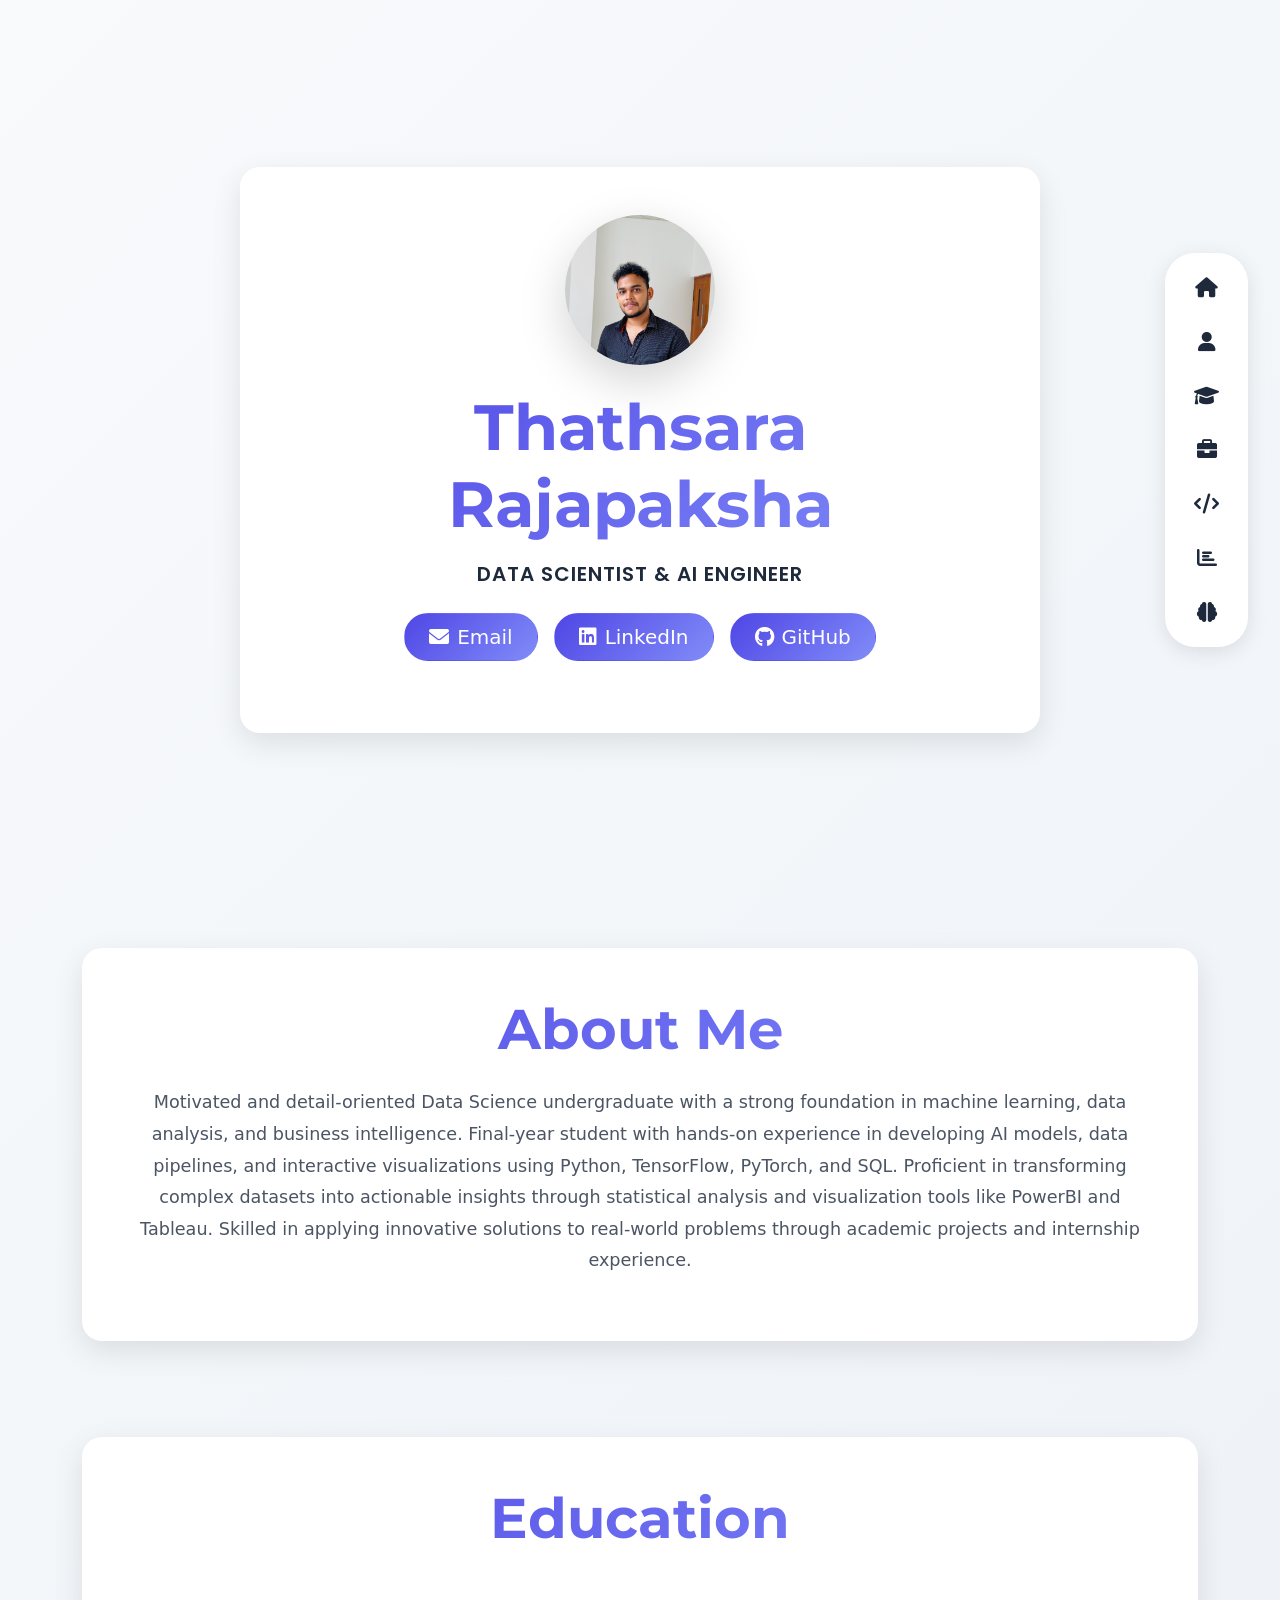
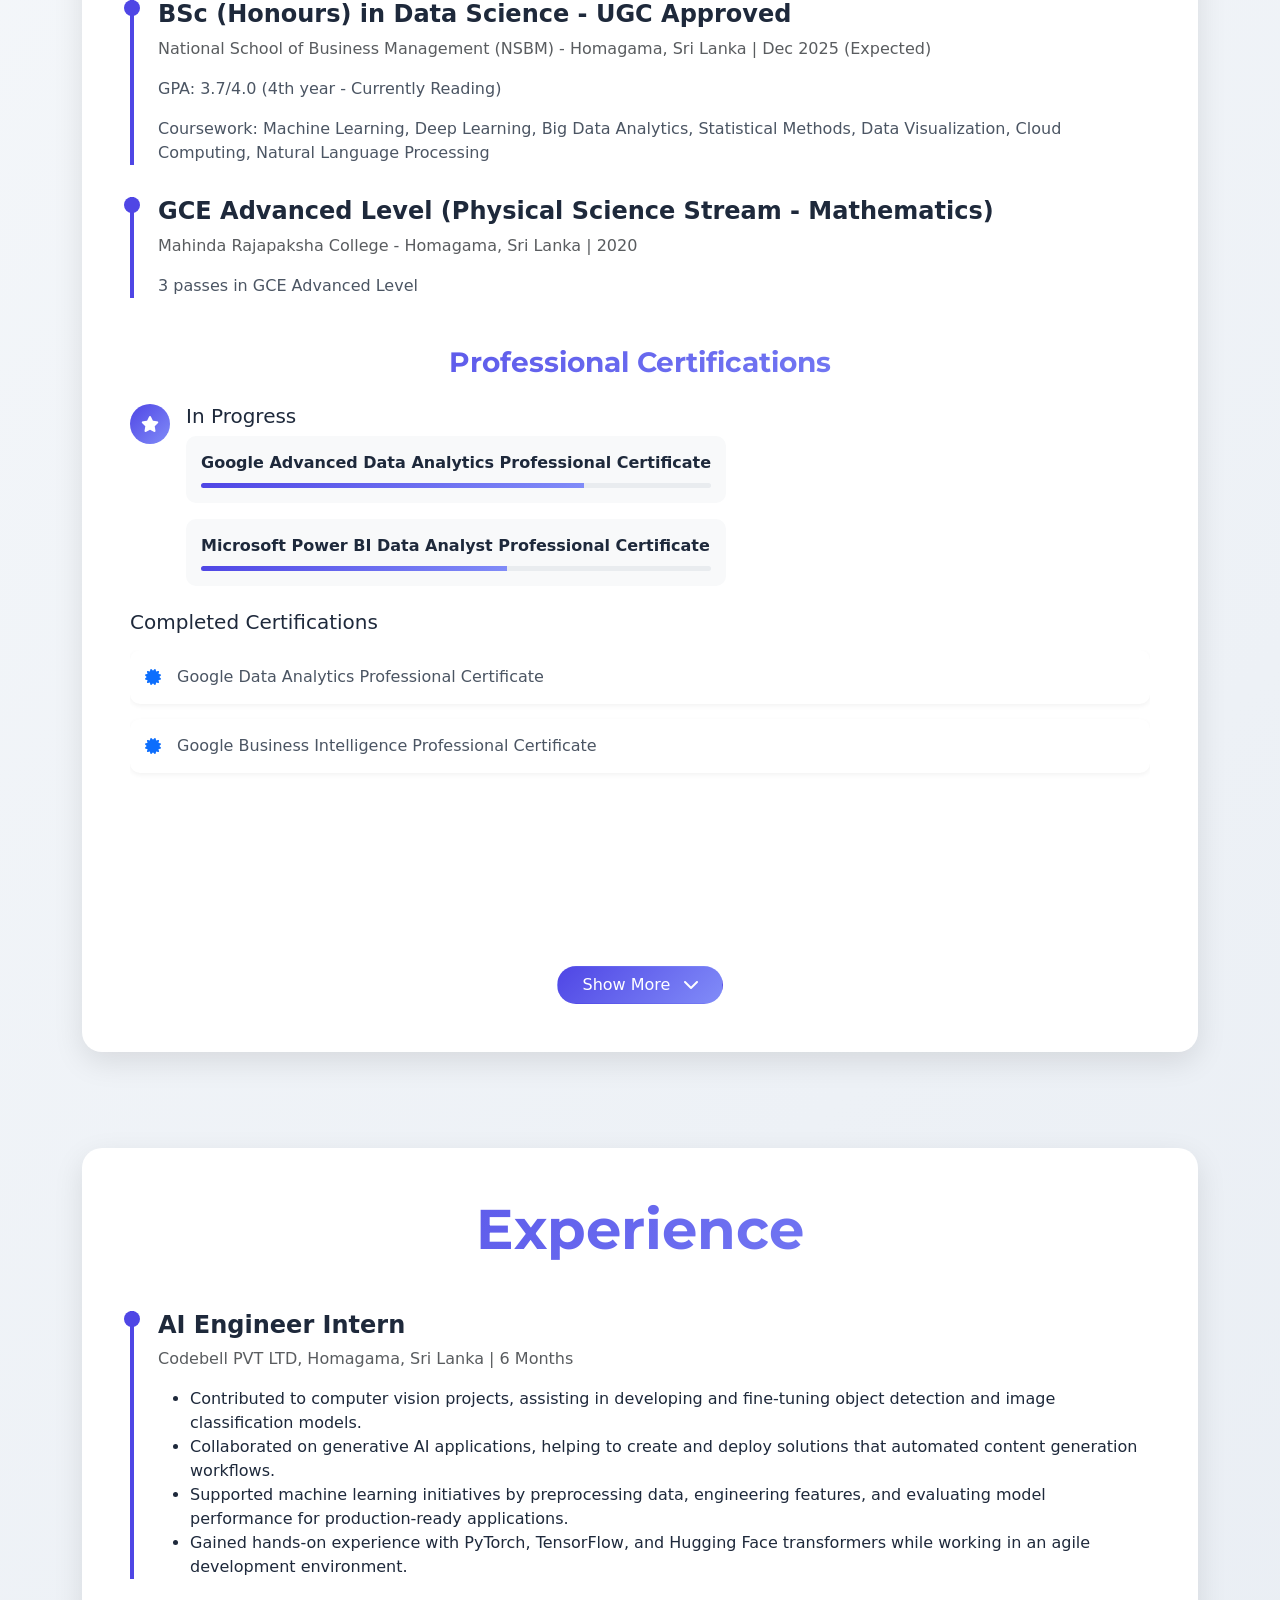
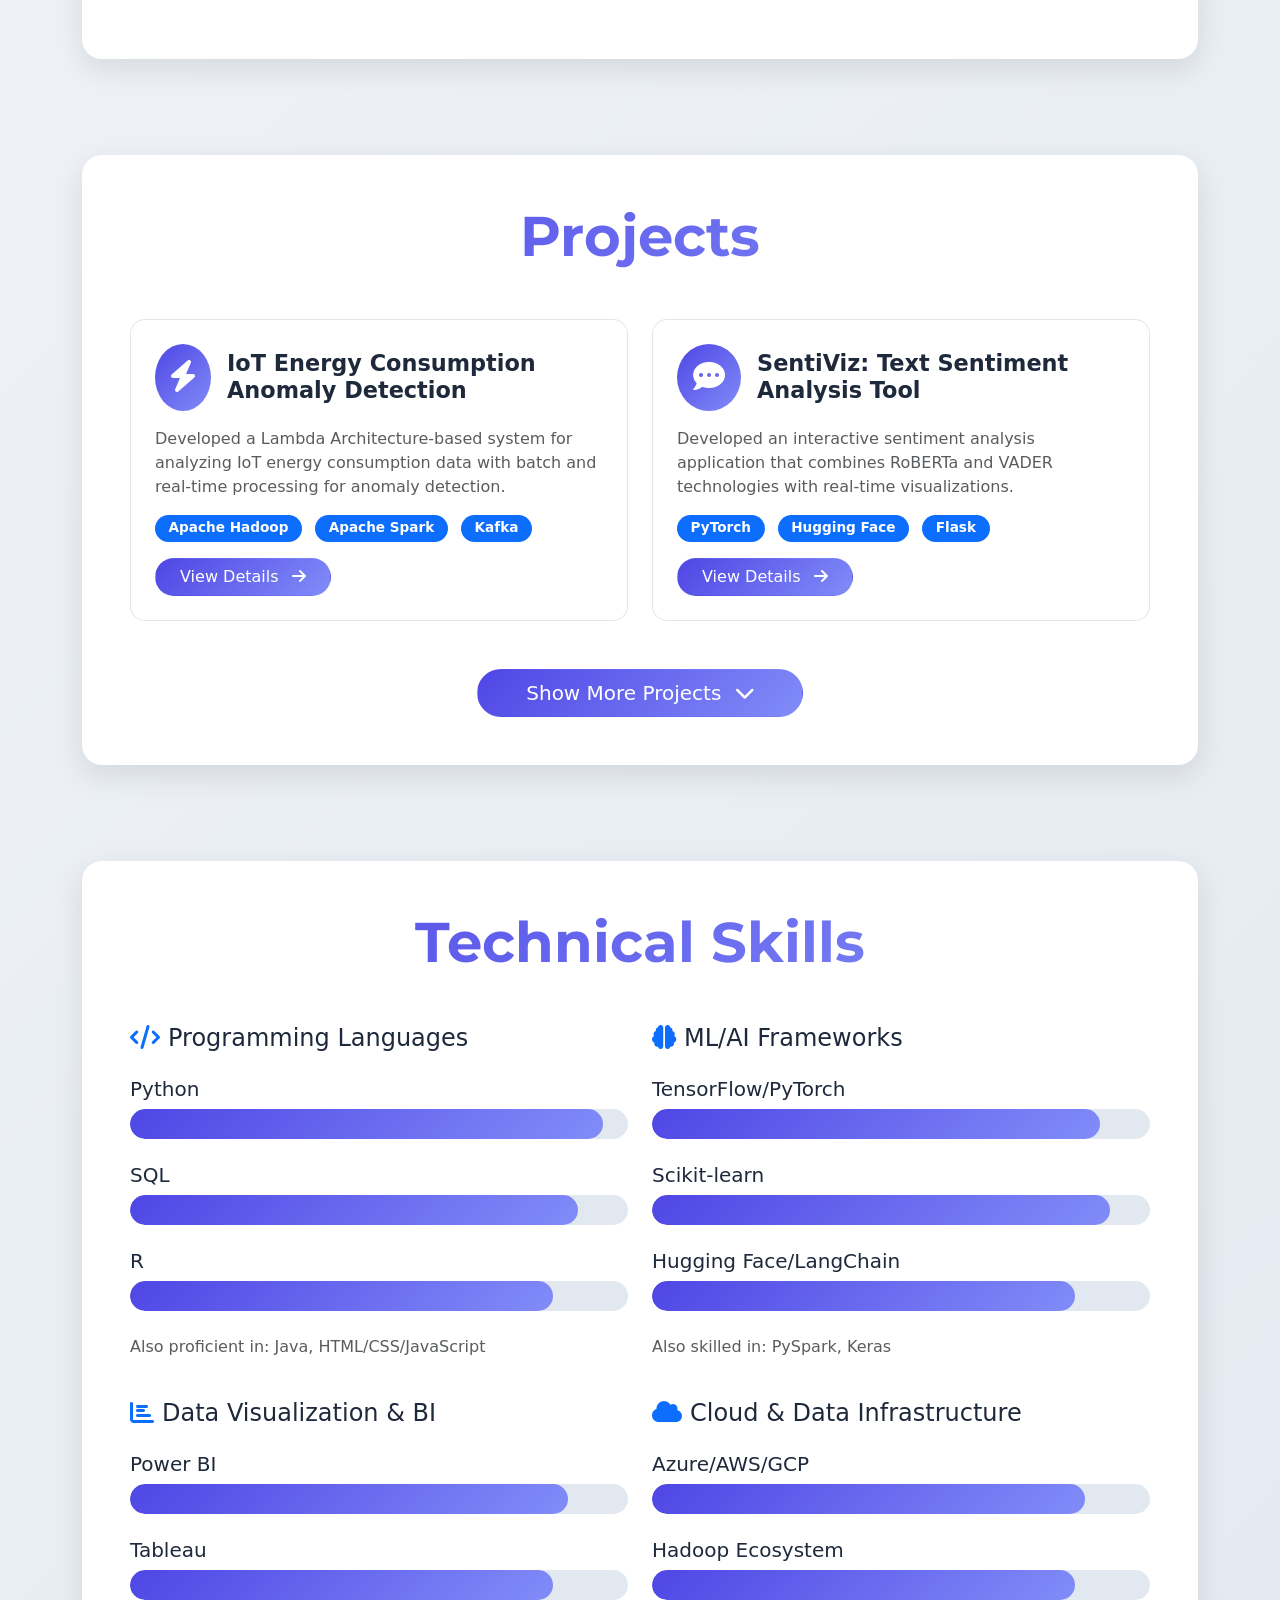
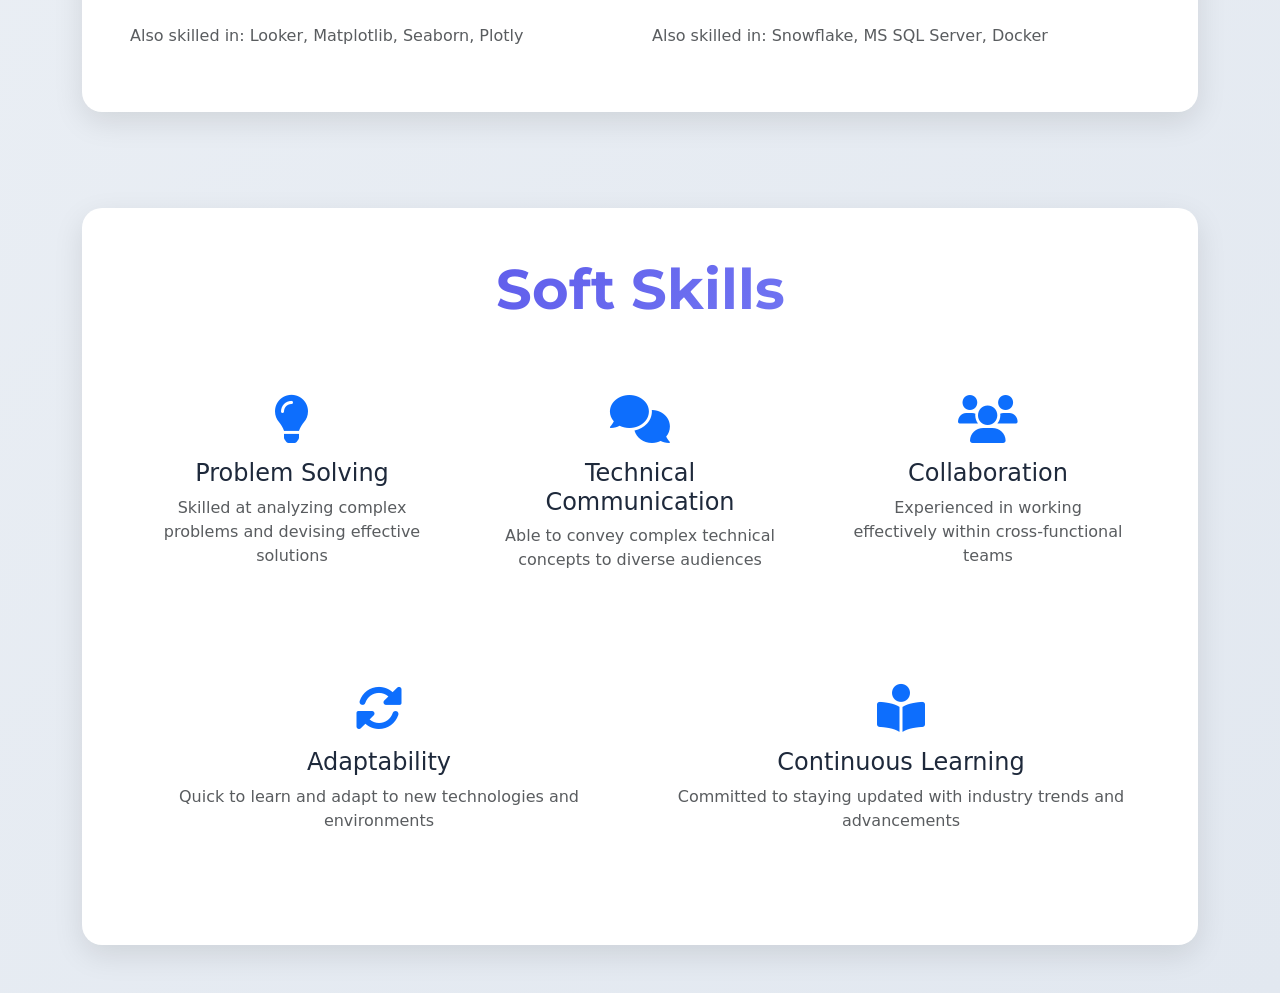
<file: final.html>
<!DOCTYPE html>
<html lang="en">
  <head>
    <meta charset="UTF-8" />
    <meta name="viewport" content="width=device-width, initial-scale=1.0" />
    <title>Thathsara Rajapaksha | Data Scientist</title>
    <link
      href="https://cdn.jsdelivr.net/npm/bootstrap@5.3.0/dist/css/bootstrap.min.css"
      rel="stylesheet"
    />
    <link
      href="https://cdnjs.cloudflare.com/ajax/libs/animate.css/4.1.1/animate.min.css"
      rel="stylesheet"
    />
    <link
      rel="stylesheet"
      href="https://cdnjs.cloudflare.com/ajax/libs/font-awesome/6.0.0/css/all.min.css"
    />
    <link
      href="https://fonts.googleapis.com/css2?family=Poppins:wght@400;500;600;700&family=Montserrat:wght@700;800;900&display=swap"
      rel="stylesheet"
    />

    <style>
      :root {
        --primary-color: #4f46e5;
        --secondary-color: #818cf8;
        --accent-color: #6366f1;
        --dark-color: #1e293b;
        --light-color: #f8fafc;
        --gradient-1: linear-gradient(135deg, #4f46e5 0%, #818cf8 100%);
        --gradient-2: linear-gradient(135deg, #6366f1 0%, #a5b4fc 100%);
      }

      body {
        background: linear-gradient(
          135deg,
          var(--light-color) 0%,
          #e2e8f0 100%
        );
        color: var(--dark-color);
        font-weight: 500;
      }

      .gradient-bg {
        background: var(--gradient-1);
      }

      .gradient-text {
        background: var(--gradient-1);
        -webkit-background-clip: text;
        -webkit-text-fill-color: transparent;
      }

      .lead.text-muted {
        font-weight: 500;
        color: #4b5563 !important; /* Darker shade for better readability */
        font-size: 1.1rem;
        line-height: 1.8;
      }

      /* Home section title enhancements */
      .hero-name {
        font-family: "Montserrat", sans-serif;
        font-weight: 800;
        letter-spacing: -0.5px;
        text-transform: none;
      }

      .hero-title {
        font-family: "Poppins", sans-serif;
        font-weight: 600;
        letter-spacing: 1px;
        text-transform: uppercase;
        font-size: 1.25rem;
      }

      /* Enhanced text for project cards */
      .project-card h3 {
        font-weight: 600;
        font-size: 1.4rem;
      }

      .project-card p {
        font-weight: 500;
        color: #4b5563;
      }

      /* Enhanced text for education cards */
      .education-card h4 {
        font-weight: 600;
      }

      .education-card p {
        font-weight: 500;
        color: #4b5563;
      }

      /* Enhanced text for skill sections */
      .skill-bar h5 {
        font-weight: 600;
      }

      /* Enhanced text for certification items */
      .cert-item p {
        font-weight: 500;
        color: #4b5563;
      }

      /* Enhanced section headers */
      .gradient-text {
        font-family: "Montserrat", sans-serif;
        font-weight: 700;
      }

      .section-card {
        background: white;
        border-radius: 20px;
        box-shadow: 0 10px 30px rgba(0, 0, 0, 0.1);
        transition: all 0.5s cubic-bezier(0.4, 0, 0.2, 1);
        opacity: 0;
        transform: translateY(30px);
        overflow: hidden;
      }

      .section-card.visible {
        opacity: 1;
        transform: translateY(0);
      }

      .section-card:hover {
        transform: translateY(-5px) scale(1.01);
        box-shadow: 0 20px 40px rgba(79, 70, 229, 0.15);
      }

      .project-card {
        background: white;
        border-radius: 15px;
        overflow: hidden;
        transition: all 0.5s cubic-bezier(0.4, 0, 0.2, 1);
        opacity: 0;
        transform: translateY(20px);
      }

      .project-card.visible {
        opacity: 1;
        transform: translateY(0);
      }

      .project-card:hover {
        transform: translateY(-10px) scale(1.02);
        box-shadow: 0 15px 30px rgba(79, 70, 229, 0.15);
      }

      .floating-nav {
        position: fixed;
        top: 50%;
        right: 2rem;
        transform: translateY(-50%);
        z-index: 1000;
        background: white;
        padding: 1rem;
        border-radius: 30px;
        box-shadow: 0 5px 20px rgba(0, 0, 0, 0.1);
        opacity: 0;
        animation: fadeIn 0.5s ease forwards 1s;
      }

      .floating-nav a {
        color: var(--dark-color);
        transition: all 0.3s;
        position: relative;
      }

      .floating-nav a:hover {
        color: var(--primary-color);
        transform: scale(1.1);
      }

      .skill-bar {
        height: 30px;
        border-radius: 15px;
        overflow: hidden;
        background: #e2e8f0;
        position: relative;
      }

      .skill-progress {
        height: 100%;
        background: var(--gradient-1);
        border-radius: 15px;
        width: 0;
        transition: width 1.5s cubic-bezier(0.4, 0, 0.2, 1);
      }

      .education-card {
        border-left: 4px solid var(--primary-color);
        padding-left: 1.5rem;
        margin-bottom: 2rem;
        position: relative;
        opacity: 0;
        transform: translateX(-20px);
        transition: all 0.5s cubic-bezier(0.4, 0, 0.2, 1);
      }

      .education-card.visible {
        opacity: 1;
        transform: translateX(0);
      }

      .education-card::before {
        content: "";
        position: absolute;
        left: -10px;
        top: 0;
        width: 16px;
        height: 16px;
        border-radius: 50%;
        background: var(--primary-color);
        transform: scale(0);
        transition: transform 0.3s ease;
      }

      .education-card.visible::before {
        transform: scale(1);
      }

      .soft-skill-card {
        background: white;
        padding: 1.5rem;
        border-radius: 15px;
        text-align: center;
        transition: all 0.5s cubic-bezier(0.4, 0, 0.2, 1);
        opacity: 0;
        transform: scale(0.9);
      }

      .soft-skill-card.visible {
        opacity: 1;
        transform: scale(1);
      }

      .soft-skill-card:hover {
        transform: translateY(-5px) scale(1.05);
        box-shadow: 0 10px 20px rgba(79, 70, 229, 0.1);
      }

      .profile-img {
        opacity: 0;
        transform: scale(0.8);
        transition: all 0.8s cubic-bezier(0.4, 0, 0.2, 1);
        width: 300px;
        height: 300px;
      }

      .profile-img.visible {
        opacity: 1;
        transform: scale(1);
      }

      .social-btn {
        opacity: 0;
        transform: translateY(20px);
        transition: all 0.5s cubic-bezier(0.4, 0, 0.2, 1);
      }

      .social-btn.visible {
        opacity: 1;
        transform: translateY(0);
      }

      .social-btn:hover {
        transform: translateY(-5px);
        box-shadow: 0 10px 20px rgba(79, 70, 229, 0.2);
      }

      @keyframes fadeIn {
        from {
          opacity: 0;
        }
        to {
          opacity: 1;
        }
      }

      .hidden-project {
        display: none;
        opacity: 0;
        transform: translateY(20px);
        transition: all 0.5s cubic-bezier(0.4, 0, 0.2, 1);
      }

      .hidden-project.show {
        display: block;
        opacity: 1;
        transform: translateY(0);
      }

      #showMoreBtn {
        transition: all 0.3s ease;
      }

      #showMoreBtn:hover {
        transform: translateY(-3px);
        box-shadow: 0 10px 20px rgba(79, 70, 229, 0.2);
      }
      .certification-card {
        background: #f8f9fa;
        border-radius: 10px;
        padding: 15px;
        transition: all 0.3s ease;
      }

      .certification-card:hover {
        transform: translateY(-3px);
        box-shadow: 0 5px 15px rgba(0, 0, 0, 0.1);
      }

      .certification-scroll {
        max-height: 300px;
        overflow: hidden;
        transition: max-height 0.5s ease-in-out;
      }

      .certification-scroll.expanded {
        max-height: 1000px;
      }

      .cert-item {
        opacity: 0;
        transform: translateY(20px);
        transition: all 0.3s ease;
        background: white;
        border-radius: 10px;
        padding: 15px;
        margin-bottom: 15px;
        box-shadow: 0 2px 5px rgba(0, 0, 0, 0.05);
      }

      .cert-item.visible {
        opacity: 1;
        transform: translateY(0);
      }

      .certification-badge {
        width: 40px;
        height: 40px;
        display: flex;
        align-items: center;
        justify-content: center;
      }
      .badge {
        font-size: 0.85rem;
        padding: 0.5em 1em;
        border-radius: 20px;
      }

      .project-card {
        border: 1px solid rgba(0, 0, 0, 0.1);
        transition: all 0.3s ease;
      }

      .project-card:hover {
        border-color: var(--primary-color);
      }
    </style>
  </head>
  <body>
    <!-- Floating Navigation -->
    <nav class="floating-nav">
      <div class="d-flex flex-column gap-3">
        <a href="#home" class="btn btn-link"
          ><i class="fas fa-home fa-lg"></i
        ></a>
        <a href="#about" class="btn btn-link"
          ><i class="fas fa-user fa-lg"></i
        ></a>
        <a href="#education" class="btn btn-link"
          ><i class="fas fa-graduation-cap fa-lg"></i
        ></a>
        <a href="#experience" class="btn btn-link"
          ><i class="fas fa-briefcase fa-lg"></i
        ></a>
        <a href="#projects" class="btn btn-link"
          ><i class="fas fa-code fa-lg"></i
        ></a>
        <a href="#skills" class="btn btn-link"
          ><i class="fas fa-chart-bar fa-lg"></i
        ></a>
        <a href="#soft-skills" class="btn btn-link"
          ><i class="fas fa-brain fa-lg"></i
        ></a>
      </div>
    </nav>

    <!-- Hero Section -->
    <section id="home" class="min-vh-100 d-flex align-items-center">
      <div class="container text-center">
        <div class="section-card p-5 mx-auto" style="max-width: 800px">
          <img
            src="images/image.jpg"
            alt="Profile"
            class="rounded-circle mb-4 shadow-lg profile-img"
            style="width: 150px; height: 150px; object-fit: cover"
          />
          <h1
            class="display-3 fw-bold mb-3 gradient-text animate__animated animate__fadeInUp animate__delay-1s"
          >
            Thathsara Rajapaksha
          </h1>
          <p
            class="hero-title mb-4 animate__animated animate__fadeInUp animate__delay-1s"
          >
            Data Scientist & AI Engineer
          </p>
          <div class="d-flex justify-content-center gap-3 mb-4">
            <a
              href="mailto:ntratofficial@gmail.com"
              class="btn social-btn gradient-bg text-white btn-lg rounded-pill px-4"
            >
              <i class="fas fa-envelope me-2"></i>Email
            </a>
            <a
              href="https://linkedin.com/in/thathsara-rajapaksha-834bb2257"
              class="btn social-btn gradient-bg text-white btn-lg rounded-pill px-4"
            >
              <i class="fab fa-linkedin me-2"></i>LinkedIn
            </a>
            <a
              href="https://github.com/NTRajapaksha"
              class="btn social-btn gradient-bg text-white btn-lg rounded-pill px-4"
            >
              <i class="fab fa-github me-2"></i>GitHub
            </a>
          </div>
        </div>
      </div>
    </section>

    <!-- About Section -->
    <section id="about" class="py-5">
      <div class="container">
        <div class="section-card p-5 animate-on-scroll">
          <h2 class="text-center mb-4 display-4 fw-bold gradient-text">
            About Me
          </h2>
          <p class="lead text-muted text-center">
            Motivated and detail-oriented Data Science undergraduate with a
            strong foundation in machine learning, data analysis, and business
            intelligence. Final-year student with hands-on experience in
            developing AI models, data pipelines, and interactive visualizations
            using Python, TensorFlow, PyTorch, and SQL. Proficient in
            transforming complex datasets into actionable insights through
            statistical analysis and visualization tools like PowerBI and
            Tableau. Skilled in applying innovative solutions to real-world
            problems through academic projects and internship experience.
          </p>
        </div>
      </div>
    </section>

    <!-- Education Section -->
    <section id="education" class="py-5">
      <div class="container">
        <div class="section-card p-5 animate-on-scroll">
          <h2 class="text-center mb-5 display-4 fw-bold gradient-text">
            Education
          </h2>

          <!-- Main Education -->
          <div class="education-card">
            <h4>BSc (Honours) in Data Science - UGC Approved</h4>
            <p class="text-muted">
              National School of Business Management (NSBM) - Homagama, Sri
              Lanka | Dec 2025 (Expected)
            </p>
            <p>GPA: 3.7/4.0 (4th year - Currently Reading)</p>
            <p>
              Coursework: Machine Learning, Deep Learning, Big Data Analytics,
              Statistical Methods, Data Visualization, Cloud Computing, Natural
              Language Processing
            </p>
          </div>

          <div class="education-card">
            <h4>GCE Advanced Level (Physical Science Stream - Mathematics)</h4>
            <p class="text-muted">
              Mahinda Rajapaksha College - Homagama, Sri Lanka | 2020
            </p>
            <p>3 passes in GCE Advanced Level</p>
          </div>

          <!-- Professional Certifications -->
          <div class="mt-5">
            <h3 class="text-center mb-4 gradient-text">
              Professional Certifications
            </h3>
            <div class="certification-carousel">
              <div class="certification-container" id="certContainer">
                <!-- Active Certifications -->
                <div class="certification-active mb-4">
                  <div class="d-flex align-items-start">
                    <div
                      class="certification-badge gradient-bg rounded-circle p-3 me-3"
                    >
                      <i class="fas fa-star text-white"></i>
                    </div>
                    <div>
                      <h5 class="mb-2">In Progress</h5>
                      <div class="certification-card active">
                        <p class="mb-2">
                          <strong
                            >Google Advanced Data Analytics Professional
                            Certificate</strong
                          >
                        </p>
                        <div class="progress" style="height: 5px">
                          <div
                            class="progress-bar gradient-bg"
                            style="width: 75%"
                          ></div>
                        </div>
                      </div>
                      <div class="certification-card active mt-3">
                        <p class="mb-2">
                          <strong
                            >Microsoft Power BI Data Analyst Professional
                            Certificate</strong
                          >
                        </p>
                        <div class="progress" style="height: 5px">
                          <div
                            class="progress-bar gradient-bg"
                            style="width: 60%"
                          ></div>
                        </div>
                      </div>
                    </div>
                  </div>
                </div>

                <!-- Completed Certifications Carousel -->
                <div class="certification-completed">
                  <h5 class="mb-3">Completed Certifications</h5>
                  <div class="certification-scroll" id="certScroll">
                    <!-- Individual certs will be populated here -->
                  </div>
                  <div class="text-center mt-3">
                    <button
                      id="showMoreCerts"
                      class="btn gradient-bg text-white rounded-pill px-4"
                    >
                      Show More <i class="fas fa-chevron-down ms-2"></i>
                    </button>
                  </div>
                </div>
              </div>
            </div>
          </div>
        </div>
      </div>
    </section>

    <!-- Experience Section -->
    <section id="experience" class="py-5">
      <div class="container">
        <div class="section-card p-5 animate-on-scroll">
          <h2 class="text-center mb-5 display-4 fw-bold gradient-text">
            Experience
          </h2>

          <div class="education-card">
            <h4>AI Engineer Intern</h4>
            <p class="text-muted">Codebell PVT LTD, Homagama, Sri Lanka | 6 Months</p>
            <ul>
              <li>
                Contributed to computer vision projects, assisting in developing
                and fine-tuning object detection and image classification
                models.
              </li>
              <li>
                Collaborated on generative AI applications, helping to create
                and deploy solutions that automated content generation
                workflows.
              </li>
              <li>
                Supported machine learning initiatives by preprocessing data,
                engineering features, and evaluating model performance for
                production-ready applications.
              </li>
              <li>
                Gained hands-on experience with PyTorch, TensorFlow, and Hugging
                Face transformers while working in an agile development
                environment.
              </li>
            </ul>
          </div>
        </div>
      </div>
    </section>

    <!-- Projects Section -->
    <section id="projects" class="py-5">
      <div class="container">
        <div class="section-card p-5 animate-on-scroll">
          <h2 class="text-center mb-5 display-4 fw-bold gradient-text">
            Projects
          </h2>
          <div class="row" id="projectsContainer">
            <!-- IoT Energy Consumption Project -->
            <div class="col-md-6 mb-4">
              <div class="project-card p-4">
                <div class="d-flex align-items-center mb-3">
                  <div class="gradient-bg rounded-circle p-3 me-3">
                    <i class="fas fa-bolt text-white fa-2x"></i>
                  </div>
                  <h3 class="mb-0">IoT Energy Consumption Anomaly Detection</h3>
                </div>
                <p class="text-muted">
                  Developed a Lambda Architecture-based system for analyzing IoT
                  energy consumption data with batch and real-time processing
                  for anomaly detection.
                </p>
                <div class="mb-3">
                  <span class="badge bg-primary me-2">Apache Hadoop</span>
                  <span class="badge bg-primary me-2">Apache Spark</span>
                  <span class="badge bg-primary">Kafka</span>
                </div>
                <a
                  href="https://github.com/NTRajapaksha/iot-lambda"
                  class="btn gradient-bg text-white rounded-pill px-4"
                >
                  View Details <i class="fas fa-arrow-right ms-2"></i>
                </a>
              </div>
            </div>

            <!-- SentiViz Project -->
            <div class="col-md-6 mb-4">
              <div class="project-card p-4">
                <div class="d-flex align-items-center mb-3">
                  <div class="gradient-bg rounded-circle p-3 me-3">
                    <i class="fas fa-comment-dots text-white fa-2x"></i>
                  </div>
                  <h3 class="mb-0">SentiViz: Text Sentiment Analysis Tool</h3>
                </div>
                <p class="text-muted">
                  Developed an interactive sentiment analysis application that
                  combines RoBERTa and VADER technologies with real-time
                  visualizations.
                </p>
                <div class="mb-3">
                  <span class="badge bg-primary me-2">PyTorch</span>
                  <span class="badge bg-primary me-2">Hugging Face</span>
                  <span class="badge bg-primary">Flask</span>
                </div>
                <a
                  href="https://github.com/NTRajapaksha/Project-SentiViz"
                  class="btn gradient-bg text-white rounded-pill px-4"
                >
                  View Details <i class="fas fa-arrow-right ms-2"></i>
                </a>
              </div>
            </div>

            <!-- Initially Hidden Projects -->
            <div class="col-md-6 mb-4 hidden-project">
                <div class="project-card p-4">
                  <div class="d-flex align-items-center mb-3">
                    <div class="gradient-bg rounded-circle p-3 me-3">
                      <i class="fas fa-brain text-white fa-2x"></i>
                    </div>
                    <h3 class="mb-0">Binary Image Classification</h3>
                  </div>
                  <p class="text-muted">
                    Utilizing transfer learning with MobileNetV2/VGG16
                    architectures to identify brain tumors in MRI scans.
                  </p>
                  <div class="mb-3">
                    <span class="badge bg-primary me-2">TensorFlow</span>
                    <span class="badge bg-primary me-2">Transfer Learning</span>
                    <span class="badge bg-primary">Computer Vision</span>
                  </div>
                  <a
                    href="https://github.com/NTRajapaksha/transferlearning"
                    class="btn gradient-bg text-white rounded-pill px-4"
                  >
                    View Details <i class="fas fa-arrow-right ms-2"></i>
                  </a>
                </div>
              </div>

            <div class="col-md-6 mb-4 hidden-project">
              <div class="project-card p-4">
                <div class="d-flex align-items-center mb-3">
                  <div class="gradient-bg rounded-circle p-3 me-3">
                    <i class="fas fa-home text-white fa-2x"></i>
                  </div>
                  <h3 class="mb-0">Colombo Apartments Pricing Analysis</h3>
                </div>
                <p class="text-muted">
                  Conducted comprehensive exploratory data analysis on Colombo's
                  rental apartment market, analyzing 250+ property listings.
                </p>
                <div class="mb-3">
                  <span class="badge bg-primary me-2">Python</span>
                  <span class="badge bg-primary me-2">Pandas</span>
                  <span class="badge bg-primary">Matplotlib</span>
                </div>
                <a
                  href="https://github.com/subhanu-dev/Real-Estate-Analysis"
                  class="btn gradient-bg text-white rounded-pill px-4"
                >
                  View Details <i class="fas fa-arrow-right ms-2"></i>
                </a>
              </div>
            </div>

            <div class="col-md-6 mb-4 hidden-project">
                <div class="project-card p-4">
                  <div class="d-flex align-items-center mb-3">
                    <div class="gradient-bg rounded-circle p-3 me-3">
                      <i class="fas fa-hotel text-white fa-2x"></i>
                    </div>
                    <h3 class="mb-0">Booking Cancellation Analytics</h3>
                  </div>
                  <p class="text-muted">
                    Analyzed 27,500 booking records to identify patterns in
                    cancellations and no-shows, optimizing revenue and resource
                    planning.
                  </p>
                  <div class="mb-3">
                    <span class="badge bg-primary me-2">Predictive Modeling</span>
                    <span class="badge bg-primary me-2">Data Analysis</span>
                    <span class="badge bg-primary">Customer Segmentation</span>
                  </div>
                  <a
                    href="https://github.com/subhanu-dev/Hotel-reservation"
                    class="btn gradient-bg text-white rounded-pill px-4"
                  >
                    View Details <i class="fas fa-arrow-right ms-2"></i>
                  </a>
                </div>
              </div>

            <!-- New Projects - Added to Hidden Projects -->
            <div class="col-md-6 mb-4 hidden-project">
                <div class="project-card p-4">
                  <div class="d-flex align-items-center mb-3">
                    <div class="gradient-bg rounded-circle p-3 me-3">
                      <i class="fas fa-chart-line text-white fa-2x"></i>
                    </div>
                    <h3 class="mb-0">Revenue Forecasting Tool</h3>
                  </div>
                  <p class="text-muted">
                    Developed and deployed a Streamlit-based web application that
                    uses LSTM models to predict stock prices for multiple brands.
                  </p>
                  <div class="mb-3">
                    <span class="badge bg-primary me-2">Python</span>
                    <span class="badge bg-primary me-2">Streamlit</span>
                    <span class="badge bg-primary">LSTM</span>
                  </div>
                  <a
                    href="https://github.com/NTRajapaksha/stock-Closing-Price-Prediction"
                    class="btn gradient-bg text-white rounded-pill px-4"
                  >
                    View Details <i class="fas fa-arrow-right ms-2"></i>
                  </a>
                </div>
              </div>

            <div class="col-md-6 mb-4 hidden-project">
              <div class="project-card p-4">
                <div class="d-flex align-items-center mb-3">
                  <div class="gradient-bg rounded-circle p-3 me-3">
                    <i class="fas fa-file-alt text-white fa-2x"></i>
                  </div>
                  <h3 class="mb-0">Smart ATS Resume Optimizer</h3>
                </div>
                <p class="text-muted">
                  User-friendly web application using Streamlit and Google's
                  Generative AI to enhance resume quality across different
                  experience levels.
                </p>
                <div class="mb-3">
                  <span class="badge bg-primary me-2">Streamlit</span>
                  <span class="badge bg-primary me-2">Generative AI</span>
                  <span class="badge bg-primary">NLP</span>
                </div>
                <a
                  href="https://github.com/NTRajapaksha/Smart-ATS"
                  class="btn gradient-bg text-white rounded-pill px-4"
                >
                  View Details <i class="fas fa-arrow-right ms-2"></i>
                </a>
              </div>
            </div>

            <div class="col-md-6 mb-4 hidden-project">
                <div class="project-card p-4">
                  <div class="d-flex align-items-center mb-3">
                    <div class="gradient-bg rounded-circle p-3 me-3">
                      <i class="fas fa-comment-dots text-white fa-2x"></i>
                    </div>
                    <h3 class="mb-0">Amazon Sentiment Analysis</h3>
                  </div>
                  <p class="text-muted">
                    Analyzing user reviews from Amazon to determine sentiment
                    towards products using pre-trained BERT model.
                  </p>
                  <div class="mb-3">
                    <span class="badge bg-primary me-2">BERT</span>
                    <span class="badge bg-primary me-2">NLP</span>
                    <span class="badge bg-primary">Hugging Face</span>
                  </div>
                  <a
                    href="https://github.com/NTRajapaksha/SentimentAnalysis"
                    class="btn gradient-bg text-white rounded-pill px-4"
                  >
                    View Details <i class="fas fa-arrow-right ms-2"></i>
                  </a>
                </div>
              </div>
  

            <div class="col-md-6 mb-4 hidden-project">
              <div class="project-card p-4">
                <div class="d-flex align-items-center mb-3">
                  <div class="gradient-bg rounded-circle p-3 me-3">
                    <i class="fas fa-users-slash text-white fa-2x"></i>
                  </div>
                  <h3 class="mb-0">Customer Churn Prediction</h3>
                </div>
                <p class="text-muted">
                  Predicts customer churn using XGBoost, Random Forest, and
                  Logistic Regression with hyperparameter tuning.
                </p>
                <div class="mb-3">
                  <span class="badge bg-primary me-2">XGBoost</span>
                  <span class="badge bg-primary me-2">Random Forest</span>
                  <span class="badge bg-primary">Hyperparameter Tuning</span>
                </div>
                <a
                  href="https://github.com/NTRajapaksha/Churn-Prediction"
                  class="btn gradient-bg text-white rounded-pill px-4"
                >
                  View Details <i class="fas fa-arrow-right ms-2"></i>
                </a>
              </div>
            </div>

            <div class="col-md-6 mb-4 hidden-project">
                <div class="project-card p-4">
                  <div class="d-flex align-items-center mb-3">
                    <div class="gradient-bg rounded-circle p-3 me-3">
                      <i class="fas fa-chart-bar text-white fa-2x"></i>
                    </div>
                    <h3 class="mb-0">Business Decision-Making Dashboard</h3>
                  </div>
                  <p class="text-muted">
                    Translated business requirements into interactive dashboards
                    for real-time tracking of key performance indicators (KPIs).
                  </p>
                  <div class="mb-3">
                    <span class="badge bg-primary me-2">Power BI</span>
                    <span class="badge bg-primary me-2">Tableau</span>
                    <span class="badge bg-primary">Data Visualization</span>
                  </div>
                  <a
                    href="https://github.com/NTRajapaksha/Data-Visualizaton"
                    class="btn gradient-bg text-white rounded-pill px-4"
                  >
                    View Details <i class="fas fa-arrow-right ms-2"></i>
                  </a>
                </div>
              </div>

            <div class="col-md-6 mb-4 hidden-project">
              <div class="project-card p-4">
                <div class="d-flex align-items-center mb-3">
                  <div class="gradient-bg rounded-circle p-3 me-3">
                    <i class="fas fa-user-tag text-white fa-2x"></i>
                  </div>
                  <h3 class="mb-0">Customer Segmentation</h3>
                </div>
                <p class="text-muted">
                  A model that uses KMeans algorithm for customer segmentation
                  by implementing the Elbow method.
                </p>
                <div class="mb-3">
                  <span class="badge bg-primary me-2">KMeans</span>
                  <span class="badge bg-primary me-2">Clustering</span>
                  <span class="badge bg-primary">Elbow Method</span>
                </div>
                <a
                  href="https://github.com/NTRajapaksha/Customer-Segmentation"
                  class="btn gradient-bg text-white rounded-pill px-4"
                >
                  View Details <i class="fas fa-arrow-right ms-2"></i>
                </a>
              </div>
            </div>
          </div>

          <div class="text-center mt-4">
            <button
              id="showMoreBtn"
              class="btn btn-lg gradient-bg text-white rounded-pill px-5"
            >
              Show More Projects <i class="fas fa-chevron-down ms-2"></i>
            </button>
          </div>
        </div>
      </div>
    </section>

    <!-- Technical Skills Section -->
    <section id="skills" class="py-5">
      <div class="container">
        <div class="section-card p-5 animate-on-scroll">
          <h2 class="text-center mb-5 display-4 fw-bold gradient-text">
            Technical Skills
          </h2>
          <div class="row g-4">
            <!-- Programming -->
            <div class="col-md-6">
              <h4 class="mb-4">
                <i class="fas fa-code text-primary me-2"></i>Programming
                Languages
              </h4>
              <div class="d-flex align-items-center mb-4">
                <div class="flex-grow-1">
                  <h5>Python</h5>
                  <div class="skill-bar">
                    <div class="skill-progress" style="width: 95%"></div>
                  </div>
                </div>
              </div>
              <div class="d-flex align-items-center mb-4">
                <div class="flex-grow-1">
                  <h5>SQL</h5>
                  <div class="skill-bar">
                    <div class="skill-progress" style="width: 90%"></div>
                  </div>
                </div>
              </div>
              <div class="d-flex align-items-center mb-4">
                <div class="flex-grow-1">
                  <h5>R</h5>
                  <div class="skill-bar">
                    <div class="skill-progress" style="width: 85%"></div>
                  </div>
                </div>
              </div>
              <p class="text-muted">
                Also proficient in: Java, HTML/CSS/JavaScript
              </p>
            </div>

            <!-- ML/AI Frameworks -->
            <div class="col-md-6">
              <h4 class="mb-4">
                <i class="fas fa-brain text-primary me-2"></i>ML/AI Frameworks
              </h4>
              <div class="d-flex align-items-center mb-4">
                <div class="flex-grow-1">
                  <h5>TensorFlow/PyTorch</h5>
                  <div class="skill-bar">
                    <div class="skill-progress" style="width: 90%"></div>
                  </div>
                </div>
              </div>
              <div class="d-flex align-items-center mb-4">
                <div class="flex-grow-1">
                  <h5>Scikit-learn</h5>
                  <div class="skill-bar">
                    <div class="skill-progress" style="width: 92%"></div>
                  </div>
                </div>
              </div>
              <div class="d-flex align-items-center mb-4">
                <div class="flex-grow-1">
                  <h5>Hugging Face/LangChain</h5>
                  <div class="skill-bar">
                    <div class="skill-progress" style="width: 85%"></div>
                  </div>
                </div>
              </div>
              <p class="text-muted">Also skilled in: PySpark, Keras</p>
            </div>

            <!-- Data Visualization -->
            <div class="col-md-6">
              <h4 class="mb-4">
                <i class="fas fa-chart-bar text-primary me-2"></i>Data
                Visualization & BI
              </h4>
              <div class="d-flex align-items-center mb-4">
                <div class="flex-grow-1">
                  <h5>Power BI</h5>
                  <div class="skill-bar">
                    <div class="skill-progress" style="width: 88%"></div>
                  </div>
                </div>
              </div>
              <div class="d-flex align-items-center mb-4">
                <div class="flex-grow-1">
                  <h5>Tableau</h5>
                  <div class="skill-bar">
                    <div class="skill-progress" style="width: 85%"></div>
                  </div>
                </div>
              </div>
              <p class="text-muted">
                Also skilled in: Looker, Matplotlib, Seaborn, Plotly
              </p>
            </div>

            <!-- Cloud and Data Infrastructure -->
            <div class="col-md-6">
              <h4 class="mb-4">
                <i class="fas fa-cloud text-primary me-2"></i>Cloud & Data
                Infrastructure
              </h4>
              <div class="d-flex align-items-center mb-4">
                <div class="flex-grow-1">
                  <h5>Azure/AWS/GCP</h5>
                  <div class="skill-bar">
                    <div class="skill-progress" style="width: 87%"></div>
                  </div>
                </div>
              </div>
              <div class="d-flex align-items-center mb-4">
                <div class="flex-grow-1">
                  <h5>Hadoop Ecosystem</h5>
                  <div class="skill-bar">
                    <div class="skill-progress" style="width: 85%"></div>
                  </div>
                </div>
              </div>
              <p class="text-muted">
                Also skilled in: Snowflake, MS SQL Server, Docker
              </p>
            </div>
          </div>
        </div>
      </div>
    </section>

    <!-- Soft Skills Section -->
    <section id="soft-skills" class="py-5">
      <div class="container">
        <div class="section-card p-5 animate-on-scroll">
          <h2 class="text-center mb-5 display-4 fw-bold gradient-text">
            Soft Skills
          </h2>
          <div class="row g-4">
            <div class="col-md-4 mb-4">
              <div class="soft-skill-card">
                <i class="fas fa-lightbulb fa-3x mb-3 text-primary"></i>
                <h4>Problem Solving</h4>
                <p class="text-muted">
                  Skilled at analyzing complex problems and devising effective
                  solutions
                </p>
              </div>
            </div>

            <div class="col-md-4 mb-4">
              <div class="soft-skill-card">
                <i class="fas fa-comments fa-3x mb-3 text-primary"></i>
                <h4>Technical Communication</h4>
                <p class="text-muted">
                  Able to convey complex technical concepts to diverse audiences
                </p>
              </div>
            </div>

            <div class="col-md-4 mb-4">
              <div class="soft-skill-card">
                <i class="fas fa-users fa-3x mb-3 text-primary"></i>
                <h4>Collaboration</h4>
                <p class="text-muted">
                  Experienced in working effectively within cross-functional
                  teams
                </p>
              </div>
            </div>

            <div class="col-md-6 mb-4">
              <div class="soft-skill-card">
                <i class="fas fa-sync-alt fa-3x mb-3 text-primary"></i>
                <h4>Adaptability</h4>
                <p class="text-muted">
                  Quick to learn and adapt to new technologies and environments
                </p>
              </div>
            </div>

            <div class="col-md-6 mb-4">
              <div class="soft-skill-card">
                <i class="fas fa-book-reader fa-3x mb-3 text-primary"></i>
                <h4>Continuous Learning</h4>
                <p class="text-muted">
                  Committed to staying updated with industry trends and
                  advancements
                </p>
              </div>
            </div>
          </div>
        </div>
      </div>
    </section>

    <!-- Bootstrap JS and Popper.js -->
    <script src="https://cdn.jsdelivr.net/npm/bootstrap@5.3.0/dist/js/bootstrap.bundle.min.js"></script>

    <!-- Enhanced Animation JavaScript -->
    <script>
      // Intersection Observer for animations
      const observerOptions = {
        threshold: 0.2,
        rootMargin: "0px 0px -50px 0px",
      };

      const observer = new IntersectionObserver((entries) => {
        entries.forEach((entry) => {
          if (entry.isIntersecting) {
            entry.target.classList.add("visible");

            if (entry.target.classList.contains("section-card")) {
              entry.target
                .querySelectorAll(".skill-progress")
                .forEach((bar, index) => {
                  setTimeout(() => {
                    bar.style.width =
                      bar.getAttribute("style").match(/width:\s*(\d+)%/)[1] +
                      "%";
                  }, index * 200);
                });

              entry.target
                .querySelectorAll(".education-card")
                .forEach((card, index) => {
                  setTimeout(() => {
                    card.classList.add("visible");
                  }, index * 300);
                });

              entry.target
                .querySelectorAll(".soft-skill-card")
                .forEach((card, index) => {
                  setTimeout(() => {
                    card.classList.add("visible");
                  }, index * 200);
                });

              entry.target
                .querySelectorAll(".project-card")
                .forEach((card, index) => {
                  setTimeout(() => {
                    card.classList.add("visible");
                  }, index * 200);
                });
            }
          }
        });
      }, observerOptions);

      document
        .querySelectorAll(
          ".section-card, .project-card, .education-card, .soft-skill-card"
        )
        .forEach((element) => {
          observer.observe(element);
        });

      document.addEventListener("DOMContentLoaded", () => {
        const socialBtns = document.querySelectorAll(".social-btn");
        socialBtns.forEach((btn, index) => {
          setTimeout(() => {
            btn.classList.add("visible");
          }, 1500 + index * 200);
        });

        setTimeout(() => {
          document.querySelector(".profile-img").classList.add("visible");
        }, 800);

        // Certification data
        const certifications = [
          "Google Data Analytics Professional Certificate",
          "Google Business Intelligence Professional Certificate",
          "Introduction to Data Science in Python - University of Michigan",
          "Mathematics for Machine Learning and Data Science Specialization - DeepLearning.AI",
          "Introduction to Statistics - Stanford University",
          "Deep Learning Specialization - DeepLearning.AI",
          "Machine Learning Specialization - Stanford University",
          "Machine Learning in Production - DeepLearning.AI",
          "Machine Learning on Google Cloud Specialization",
          "Applied Machine Learning in Python - University of Michigan",
          "Generative AI with Large Language Models - DeepLearning.AI",
          "Google AI Essentials - Google",
          "AWS Fundamentals Specialization - Amazon Web Services (AWS)",
          "Introduction to Machine Learning on AWS",
          "Azure Fundamentals - Simplilearn",
          "AI/ML Engineer - Stage 1 & 2 - SLIIT",
          "Exploratory Data Analysis for Machine Learning - IBM",
          "Databases and SQL for Data Science with Python - IBM",
          "TensorFlow - Keras Bootcamp - OpenCV University",
          "Introduction to Git and GitHub - Google"
        ];

        const certScroll = document.getElementById("certScroll");
        const showMoreCertsBtn = document.getElementById("showMoreCerts");

        if (certScroll && showMoreCertsBtn) {
          certifications.forEach((cert, index) => {
            const certDiv = document.createElement("div");
            certDiv.className = "cert-item";
            certDiv.innerHTML = `
                        <div class="d-flex align-items-center">
                            <i class="fas fa-certificate text-primary me-3"></i>
                            <p class="mb-0">${cert}</p>
                        </div>
                    `;
            certScroll.appendChild(certDiv);
          });

          let isExpanded = false;

          showMoreCertsBtn.addEventListener("click", () => {
            isExpanded = !isExpanded;
            certScroll.classList.toggle("expanded");

            const certItems = document.querySelectorAll(".cert-item");
            certItems.forEach((item, index) => {
              setTimeout(() => {
                item.classList.toggle("visible", isExpanded);
              }, index * 100);
            });

            showMoreCertsBtn.innerHTML = isExpanded
              ? 'Show Less <i class="fas fa-chevron-up ms-2"></i>'
              : 'Show More <i class="fas fa-chevron-down ms-2"></i>';
          });

          const visibleCerts = Array.from(
            document.querySelectorAll(".cert-item")
          ).slice(0, 2);
          visibleCerts.forEach((cert, index) => {
            setTimeout(() => {
              cert.classList.add("visible");
            }, index * 200);
          });
        }
      });

      // Smooth scroll functionality
      document.querySelectorAll('a[href^="#"]').forEach((anchor) => {
        anchor.addEventListener("click", function (e) {
          e.preventDefault();
          document.querySelector(this.getAttribute("href")).scrollIntoView({
            behavior: "smooth",
          });
        });
      });

      // Project reveal functionality
      const showMoreBtn = document.getElementById("showMoreBtn");
      const hiddenProjects = document.querySelectorAll(".hidden-project");
      let projectsVisible = false;

      showMoreBtn.addEventListener("click", () => {
        hiddenProjects.forEach((project, index) => {
          setTimeout(() => {
            if (!projectsVisible) {
              project.classList.add("show");
            } else {
              project.classList.remove("show");
            }
          }, index * 200);
        });

        projectsVisible = !projectsVisible;
        showMoreBtn.innerHTML = projectsVisible
          ? 'Show Less <i class="fas fa-chevron-up ms-2"></i>'
          : 'Show More Projects <i class="fas fa-chevron-down ms-2"></i>';

        showMoreBtn.classList.add("animate__animated", "animate__pulse");
        setTimeout(() => {
          showMoreBtn.classList.remove("animate__animated", "animate__pulse");
        }, 1000);
      });
    </script>
  </body>
</html>
</file>
